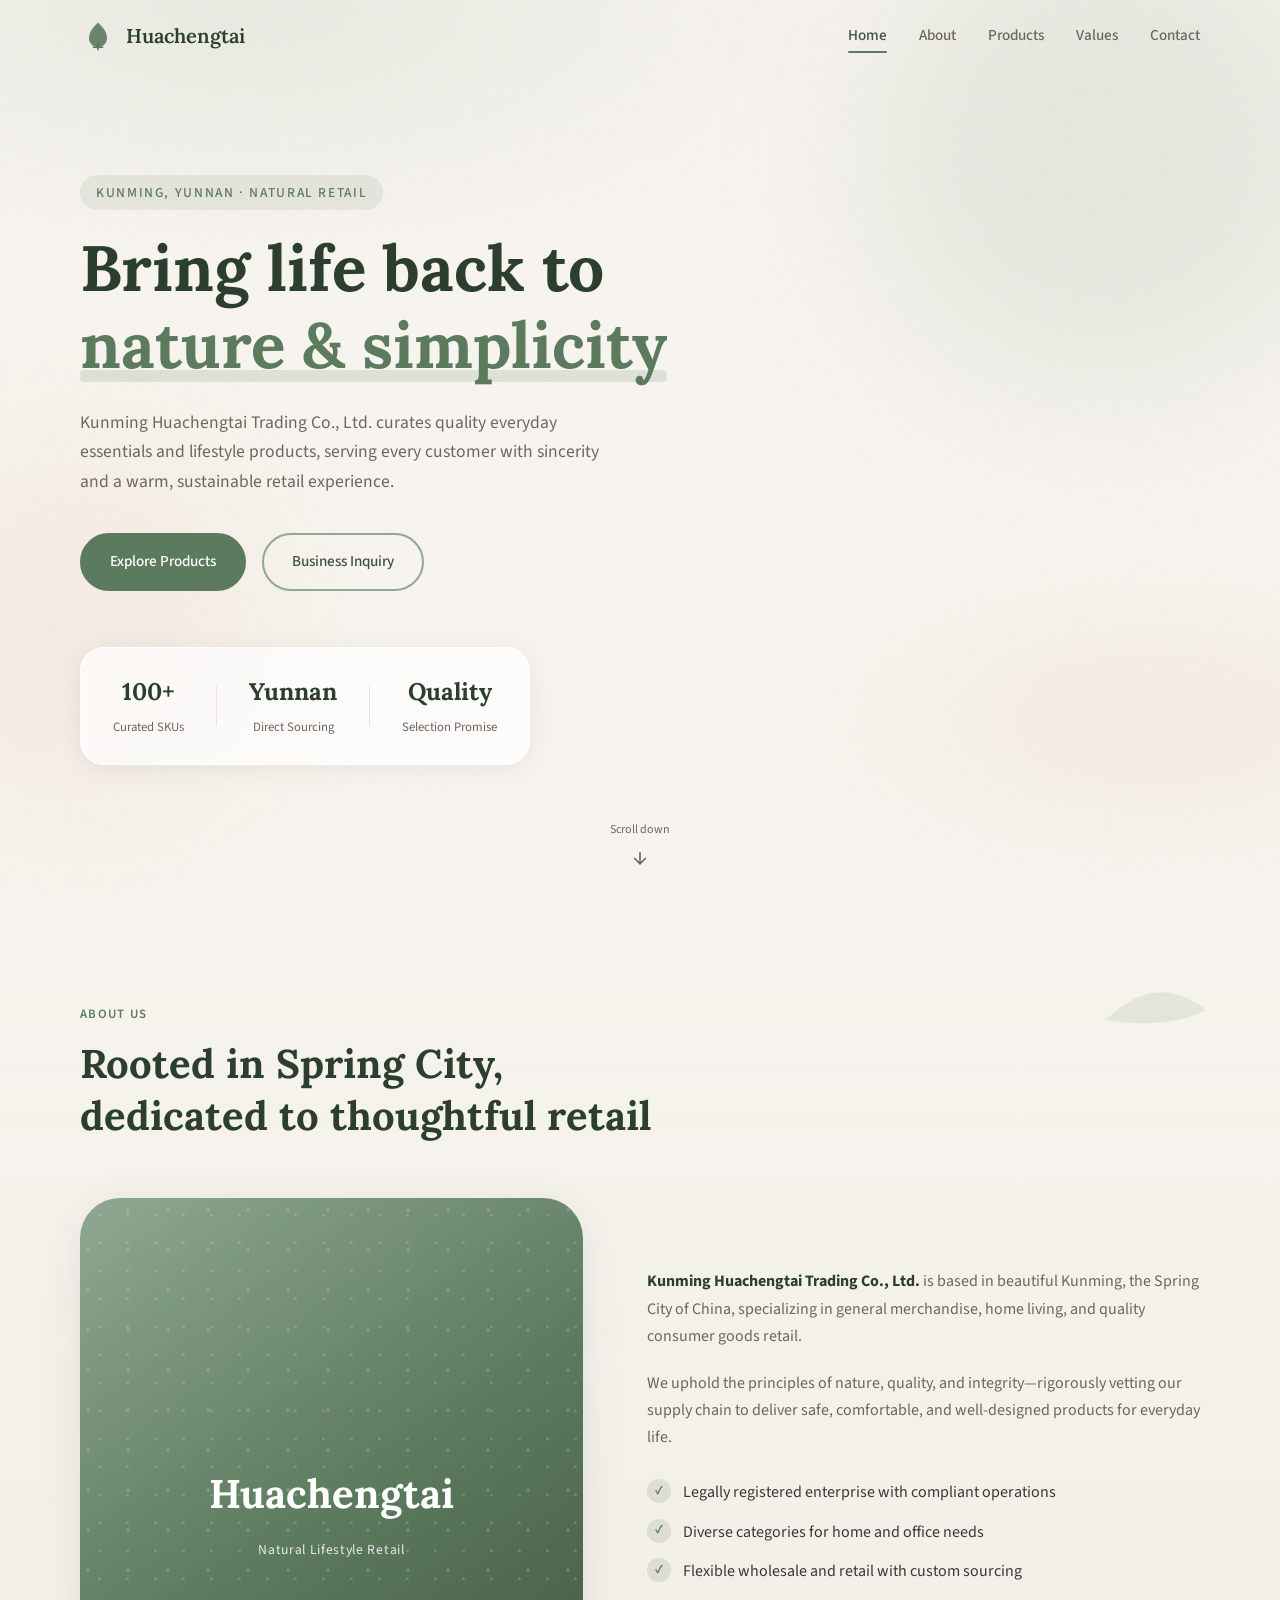
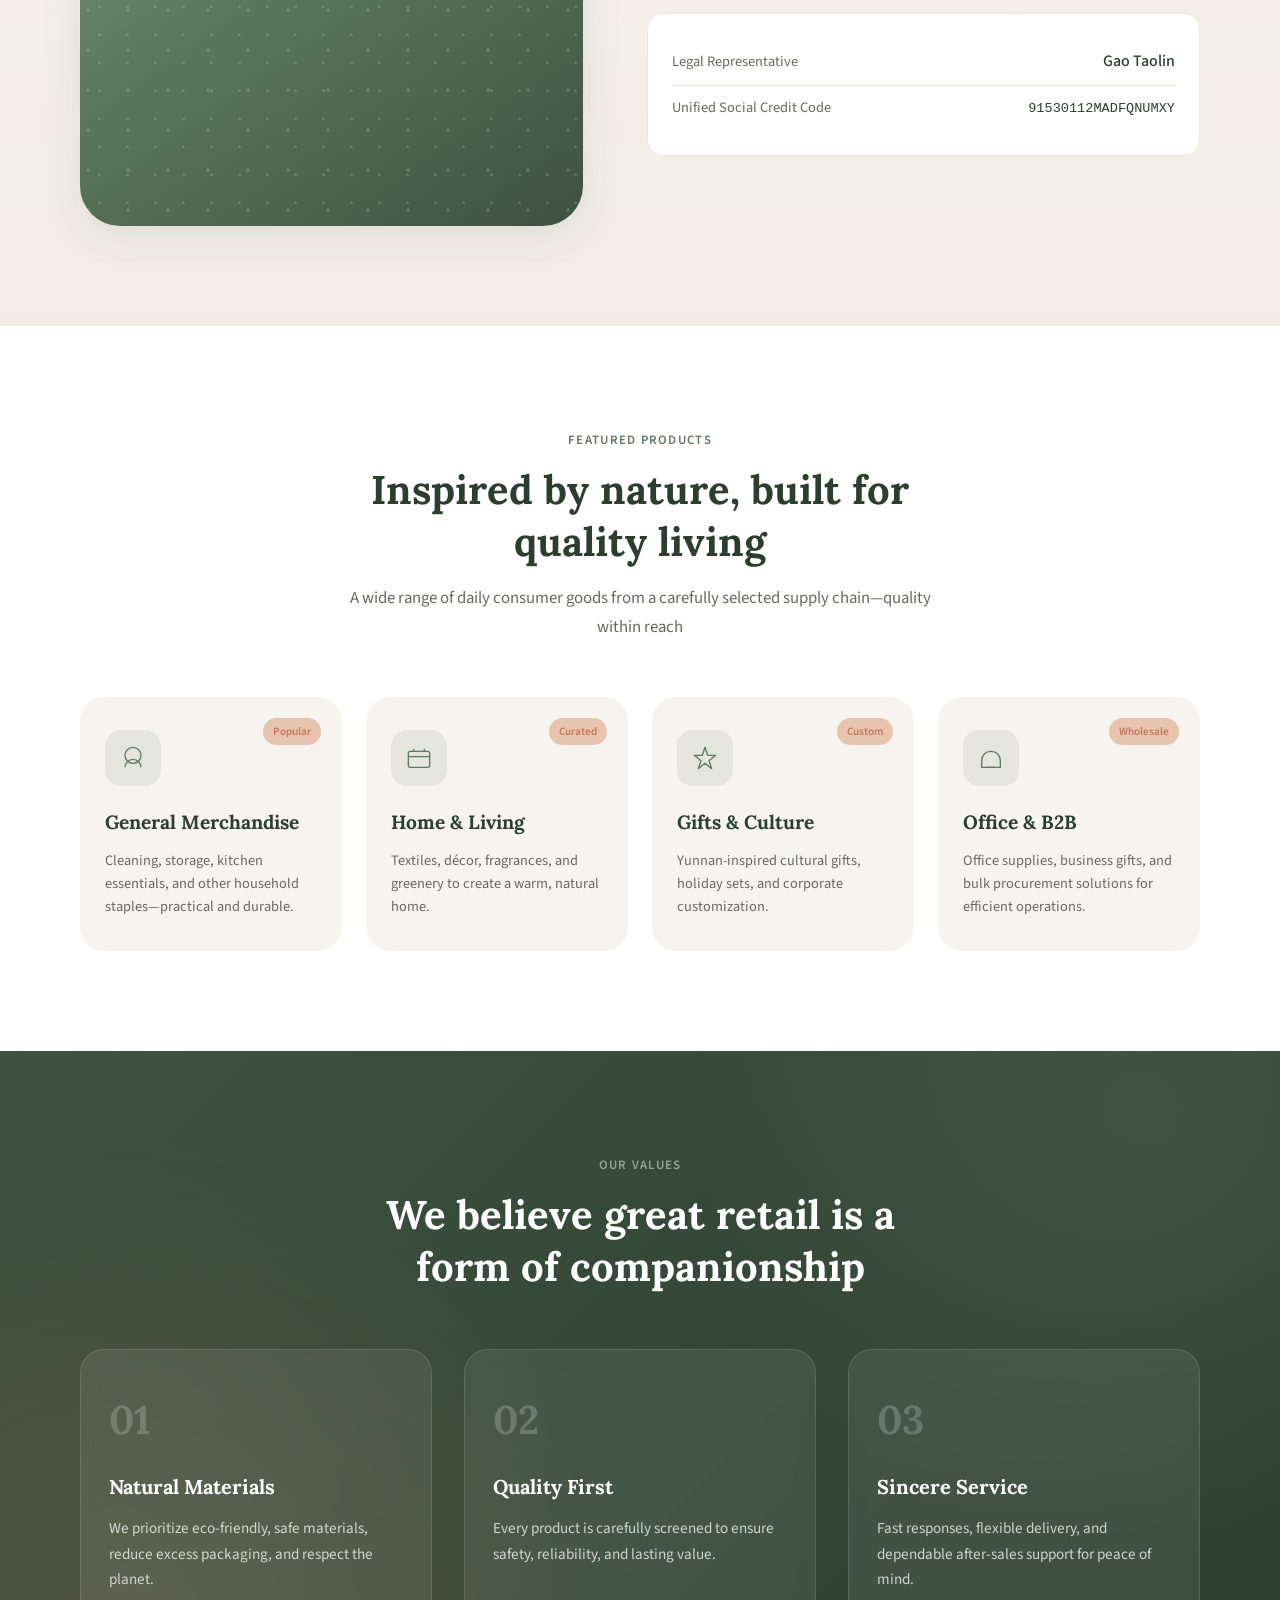
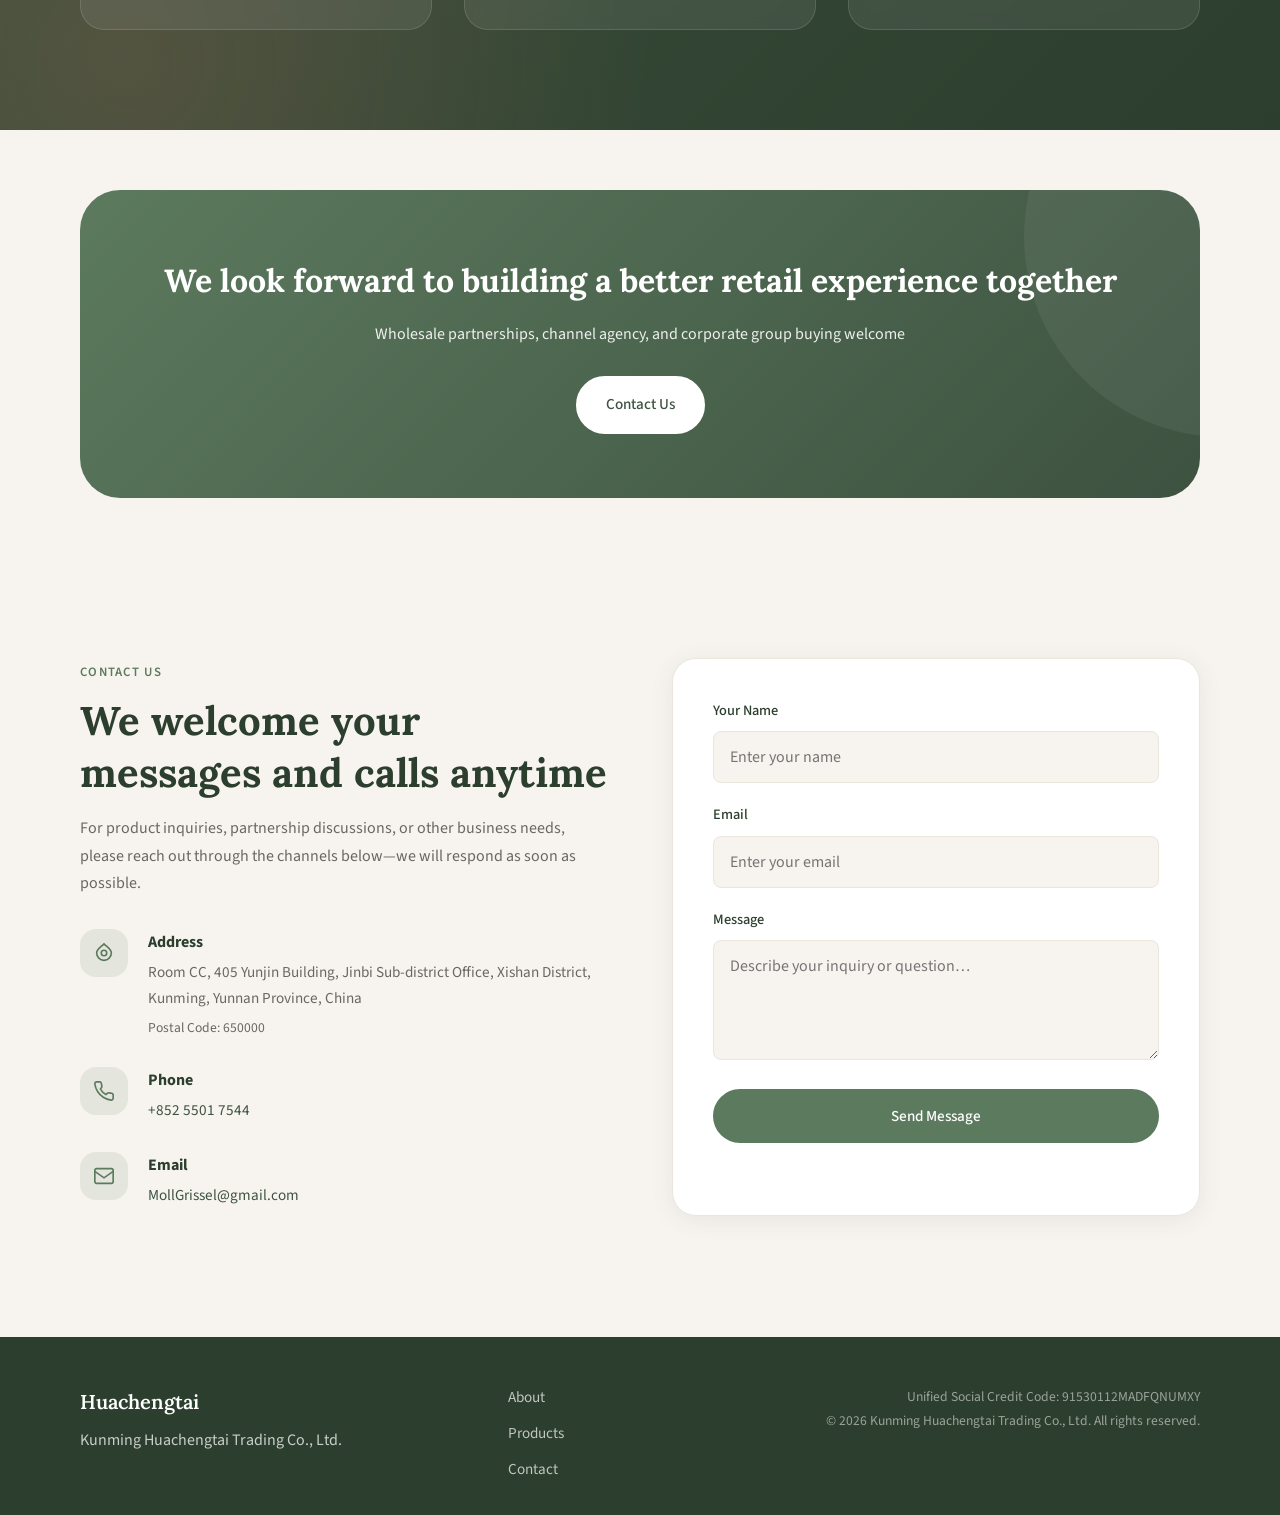
<file: index.html>
<!DOCTYPE html>
<html lang="en">
<head>
  <meta charset="UTF-8">
  <meta name="viewport" content="width=device-width, initial-scale=1.0">
  <meta name="description" content="Kunming Huachengtai Trading Co., Ltd. — Curated retail and lifestyle products inspired by nature from Yunnan.">
  <title>Kunming Huachengtai Trading Co., Ltd. | Natural Lifestyle Retail</title>
  <link rel="preconnect" href="https://fonts.googleapis.com">
  <link rel="preconnect" href="https://fonts.gstatic.com" crossorigin>
  <link href="https://fonts.googleapis.com/css2?family=Lora:ital,wght@0,400;0,600;0,700;1,400&family=Source+Sans+3:wght@300;400;500;600&display=swap" rel="stylesheet">
  <link rel="stylesheet" href="styles.css">
</head>
<body>
  <div class="page-bg" aria-hidden="true"></div>
  <header class="header" id="header">
    <div class="container header-inner">
      <a href="#home" class="logo">
        <span class="logo-icon" aria-hidden="true">
          <svg viewBox="0 0 32 32" fill="none"><path d="M16 4C12 8 8 12 8 18c0 4.4 3.6 8 8 8s8-3.6 8-8c0-6-4-10-8-14z" fill="currentColor" opacity=".9"/><path d="M16 22v6M12 26h8" stroke="currentColor" stroke-width="1.5" stroke-linecap="round"/></svg>
        </span>
        <span class="logo-text">Huachengtai</span>
      </a>
      <nav class="nav" id="nav">
        <a href="#home" class="nav-link active">Home</a>
        <a href="#about" class="nav-link">About</a>
        <a href="#products" class="nav-link">Products</a>
        <a href="#values" class="nav-link">Values</a>
        <a href="#contact" class="nav-link">Contact</a>
      </nav>
      <button class="menu-toggle" id="menuToggle" aria-label="Open menu" aria-expanded="false">
        <span></span><span></span><span></span>
      </button>
    </div>
  </header>

  <main>
    <section class="hero" id="home">
      <div class="hero-blob hero-blob-1" aria-hidden="true"></div>
      <div class="hero-blob hero-blob-2" aria-hidden="true"></div>
      <div class="container hero-content">
        <p class="hero-tag reveal">Kunming, Yunnan · Natural Retail</p>
        <h1 class="hero-title reveal">
          Bring life back to<br><em>nature & simplicity</em>
        </h1>
        <p class="hero-desc reveal">
          Kunming Huachengtai Trading Co., Ltd. curates quality everyday essentials and lifestyle products,
          serving every customer with sincerity and a warm, sustainable retail experience.
        </p>
        <div class="hero-actions reveal">
          <a href="#products" class="btn btn-primary">Explore Products</a>
          <a href="#contact" class="btn btn-outline">Business Inquiry</a>
        </div>
        <div class="hero-stats reveal">
          <div class="stat">
            <span class="stat-num">100+</span>
            <span class="stat-label">Curated SKUs</span>
          </div>
          <div class="stat-divider"></div>
          <div class="stat">
            <span class="stat-num">Yunnan</span>
            <span class="stat-label">Direct Sourcing</span>
          </div>
          <div class="stat-divider"></div>
          <div class="stat">
            <span class="stat-num">Quality</span>
            <span class="stat-label">Selection Promise</span>
          </div>
        </div>
      </div>
      <div class="hero-scroll" aria-hidden="true">
        <span>Scroll down</span>
        <svg viewBox="0 0 24 24" fill="none" stroke="currentColor" stroke-width="2"><path d="M12 5v14M5 12l7 7 7-7"/></svg>
      </div>
    </section>

    <section class="section about" id="about">
      <div class="section-leaf" aria-hidden="true">
        <svg viewBox="0 0 120 80"><path d="M10 60 Q60 10 110 50 Q70 70 10 60" fill="currentColor"/></svg>
      </div>
      <div class="container">
        <div class="section-header reveal">
          <span class="section-label">About Us</span>
          <h2 class="section-title">Rooted in Spring City,<br>dedicated to thoughtful retail</h2>
        </div>
        <div class="about-grid">
          <div class="about-image reveal">
            <div class="about-image-frame">
              <div class="about-image-inner">
                <div class="about-pattern"></div>
                <div class="about-badge">
                  <span>Huachengtai</span>
                  <small>Natural Lifestyle Retail</small>
                </div>
              </div>
            </div>
          </div>
          <div class="about-text reveal">
            <p>
              <strong>Kunming Huachengtai Trading Co., Ltd.</strong> is based in beautiful Kunming,
              the Spring City of China, specializing in general merchandise, home living, and quality consumer goods retail.
            </p>
            <p>
              We uphold the principles of nature, quality, and integrity—rigorously vetting our supply chain
              to deliver safe, comfortable, and well-designed products for everyday life.
            </p>
            <ul class="about-list">
              <li>
                <span class="about-list-icon">✓</span>
                Legally registered enterprise with compliant operations
              </li>
              <li>
                <span class="about-list-icon">✓</span>
                Diverse categories for home and office needs
              </li>
              <li>
                <span class="about-list-icon">✓</span>
                Flexible wholesale and retail with custom sourcing
              </li>
            </ul>
            <div class="about-info-card">
              <div class="info-row">
                <span class="info-key">Legal Representative</span>
                <span class="info-val">Gao Taolin</span>
              </div>
              <div class="info-row">
                <span class="info-key">Unified Social Credit Code</span>
                <span class="info-val mono">91530112MADFQNUMXY</span>
              </div>
            </div>
          </div>
        </div>
      </div>
    </section>

    <section class="section products" id="products">
      <div class="container">
        <div class="section-header section-header-center reveal">
          <span class="section-label">Featured Products</span>
          <h2 class="section-title">Inspired by nature, built for quality living</h2>
          <p class="section-subtitle">A wide range of daily consumer goods from a carefully selected supply chain—quality within reach</p>
        </div>
        <div class="products-grid">
          <article class="product-card reveal">
            <div class="product-icon">
              <svg viewBox="0 0 48 48" fill="none"><circle cx="24" cy="20" r="12" stroke="currentColor" stroke-width="2"/><path d="M12 38c0-6.6 5.4-12 12-12s12 5.4 12 12" stroke="currentColor" stroke-width="2"/></svg>
            </div>
            <h3>General Merchandise</h3>
            <p>Cleaning, storage, kitchen essentials, and other household staples—practical and durable.</p>
            <span class="product-tag">Popular</span>
          </article>
          <article class="product-card reveal">
            <div class="product-icon">
              <svg viewBox="0 0 48 48" fill="none"><rect x="8" y="14" width="32" height="24" rx="3" stroke="currentColor" stroke-width="2"/><path d="M8 22h32M16 14V10M32 14V10" stroke="currentColor" stroke-width="2"/></svg>
            </div>
            <h3>Home & Living</h3>
            <p>Textiles, décor, fragrances, and greenery to create a warm, natural home.</p>
            <span class="product-tag">Curated</span>
          </article>
          <article class="product-card reveal">
            <div class="product-icon">
              <svg viewBox="0 0 48 48" fill="none"><path d="M24 8l4 12h12l-10 8 4 12-10-8-10 8 4-12-10-8h12z" stroke="currentColor" stroke-width="2" stroke-linejoin="round"/></svg>
            </div>
            <h3>Gifts & Culture</h3>
            <p>Yunnan-inspired cultural gifts, holiday sets, and corporate customization.</p>
            <span class="product-tag">Custom</span>
          </article>
          <article class="product-card reveal">
            <div class="product-icon">
              <svg viewBox="0 0 48 48" fill="none"><path d="M10 28c0-8 6-14 14-14s14 6 14 14v10H10V28z" stroke="currentColor" stroke-width="2"/><path d="M18 38h12" stroke="currentColor" stroke-width="2"/></svg>
            </div>
            <h3>Office & B2B</h3>
            <p>Office supplies, business gifts, and bulk procurement solutions for efficient operations.</p>
            <span class="product-tag">Wholesale</span>
          </article>
        </div>
      </div>
    </section>

    <section class="section values" id="values">
      <div class="values-bg" aria-hidden="true"></div>
      <div class="container">
        <div class="section-header section-header-center reveal">
          <span class="section-label">Our Values</span>
          <h2 class="section-title">We believe great retail is a form of companionship</h2>
        </div>
        <div class="values-grid">
          <div class="value-item reveal">
            <div class="value-num">01</div>
            <h3>Natural Materials</h3>
            <p>We prioritize eco-friendly, safe materials, reduce excess packaging, and respect the planet.</p>
          </div>
          <div class="value-item reveal">
            <div class="value-num">02</div>
            <h3>Quality First</h3>
            <p>Every product is carefully screened to ensure safety, reliability, and lasting value.</p>
          </div>
          <div class="value-item reveal">
            <div class="value-num">03</div>
            <h3>Sincere Service</h3>
            <p>Fast responses, flexible delivery, and dependable after-sales support for peace of mind.</p>
          </div>
        </div>
      </div>
    </section>

    <section class="section cta">
      <div class="container">
        <div class="cta-card reveal">
          <h2>We look forward to building a better retail experience together</h2>
          <p>Wholesale partnerships, channel agency, and corporate group buying welcome</p>
          <a href="#contact" class="btn btn-primary btn-light">Contact Us</a>
        </div>
      </div>
    </section>

    <section class="section contact" id="contact">
      <div class="container">
        <div class="contact-grid">
          <div class="contact-info reveal">
            <span class="section-label">Contact Us</span>
            <h2 class="section-title">We welcome your messages and calls anytime</h2>
            <p class="contact-intro">
              For product inquiries, partnership discussions, or other business needs, please reach out through the channels below—we will respond as soon as possible.
            </p>
            <ul class="contact-list">
              <li>
                <span class="contact-icon" aria-hidden="true">
                  <svg viewBox="0 0 24 24" fill="none" stroke="currentColor" stroke-width="1.8"><path d="M12 2C8 6 4 8 4 12a8 8 0 1016 0c0-4-4-6-8-10z"/><circle cx="12" cy="12" r="3"/></svg>
                </span>
                <div>
                  <strong>Address</strong>
                  <p>Room CC, 405 Yunjin Building, Jinbi Sub-district Office, Xishan District, Kunming, Yunnan Province, China</p>
                  <p class="contact-meta">Postal Code: 650000</p>
                </div>
              </li>
              <li>
                <span class="contact-icon" aria-hidden="true">
                  <svg viewBox="0 0 24 24" fill="none" stroke="currentColor" stroke-width="1.8"><path d="M22 16.9v3a2 2 0 01-2.2 2 19.8 19.8 0 01-8.6-3.1 19.5 19.5 0 01-6-6A19.8 19.8 0 012 4.2 2 2 0 014.1 2h3a2 2 0 012 1.7c.1.9.3 1.8.5 2.7a2 2 0 01-.5 2.1L8.1 9.9a16 16 0 006 6l1.4-1.4a2 2 0 012.1-.5c.9.2 1.8.4 2.7.5A2 2 0 0122 16.9z"/></svg>
                </span>
                <div>
                  <strong>Phone</strong>
                  <p><a href="tel:+85255017544">+852 5501 7544</a></p>
                </div>
              </li>
              <li>
                <span class="contact-icon" aria-hidden="true">
                  <svg viewBox="0 0 24 24" fill="none" stroke="currentColor" stroke-width="1.8"><rect x="2" y="4" width="20" height="16" rx="2"/><path d="M2 7l10 7 10-7"/></svg>
                </span>
                <div>
                  <strong>Email</strong>
                  <p><a href="mailto:MollGrissel@gmail.com">MollGrissel@gmail.com</a></p>
                </div>
              </li>
            </ul>
          </div>
          <form class="contact-form reveal" id="contactForm">
            <div class="form-group">
              <label for="name">Your Name</label>
              <input type="text" id="name" name="name" placeholder="Enter your name" required>
            </div>
            <div class="form-group">
              <label for="email">Email</label>
              <input type="email" id="email" name="email" placeholder="Enter your email" required>
            </div>
            <div class="form-group">
              <label for="message">Message</label>
              <textarea id="message" name="message" rows="4" placeholder="Describe your inquiry or question…" required></textarea>
            </div>
            <button type="submit" class="btn btn-primary btn-full">Send Message</button>
            <p class="form-note" id="formNote"></p>
          </form>
        </div>
      </div>
    </section>
  </main>

  <footer class="footer">
    <div class="container footer-inner">
      <div class="footer-brand">
        <span class="logo-text">Huachengtai</span>
        <p>Kunming Huachengtai Trading Co., Ltd.</p>
      </div>
      <div class="footer-links">
        <a href="#about">About</a>
        <a href="#products">Products</a>
        <a href="#contact">Contact</a>
      </div>
      <div class="footer-legal">
        <p>Unified Social Credit Code: 91530112MADFQNUMXY</p>
        <p>© <span id="year"></span> Kunming Huachengtai Trading Co., Ltd. All rights reserved.</p>
      </div>
    </div>
  </footer>

  <script src="script.js"></script>
</body>
</html>
</file>
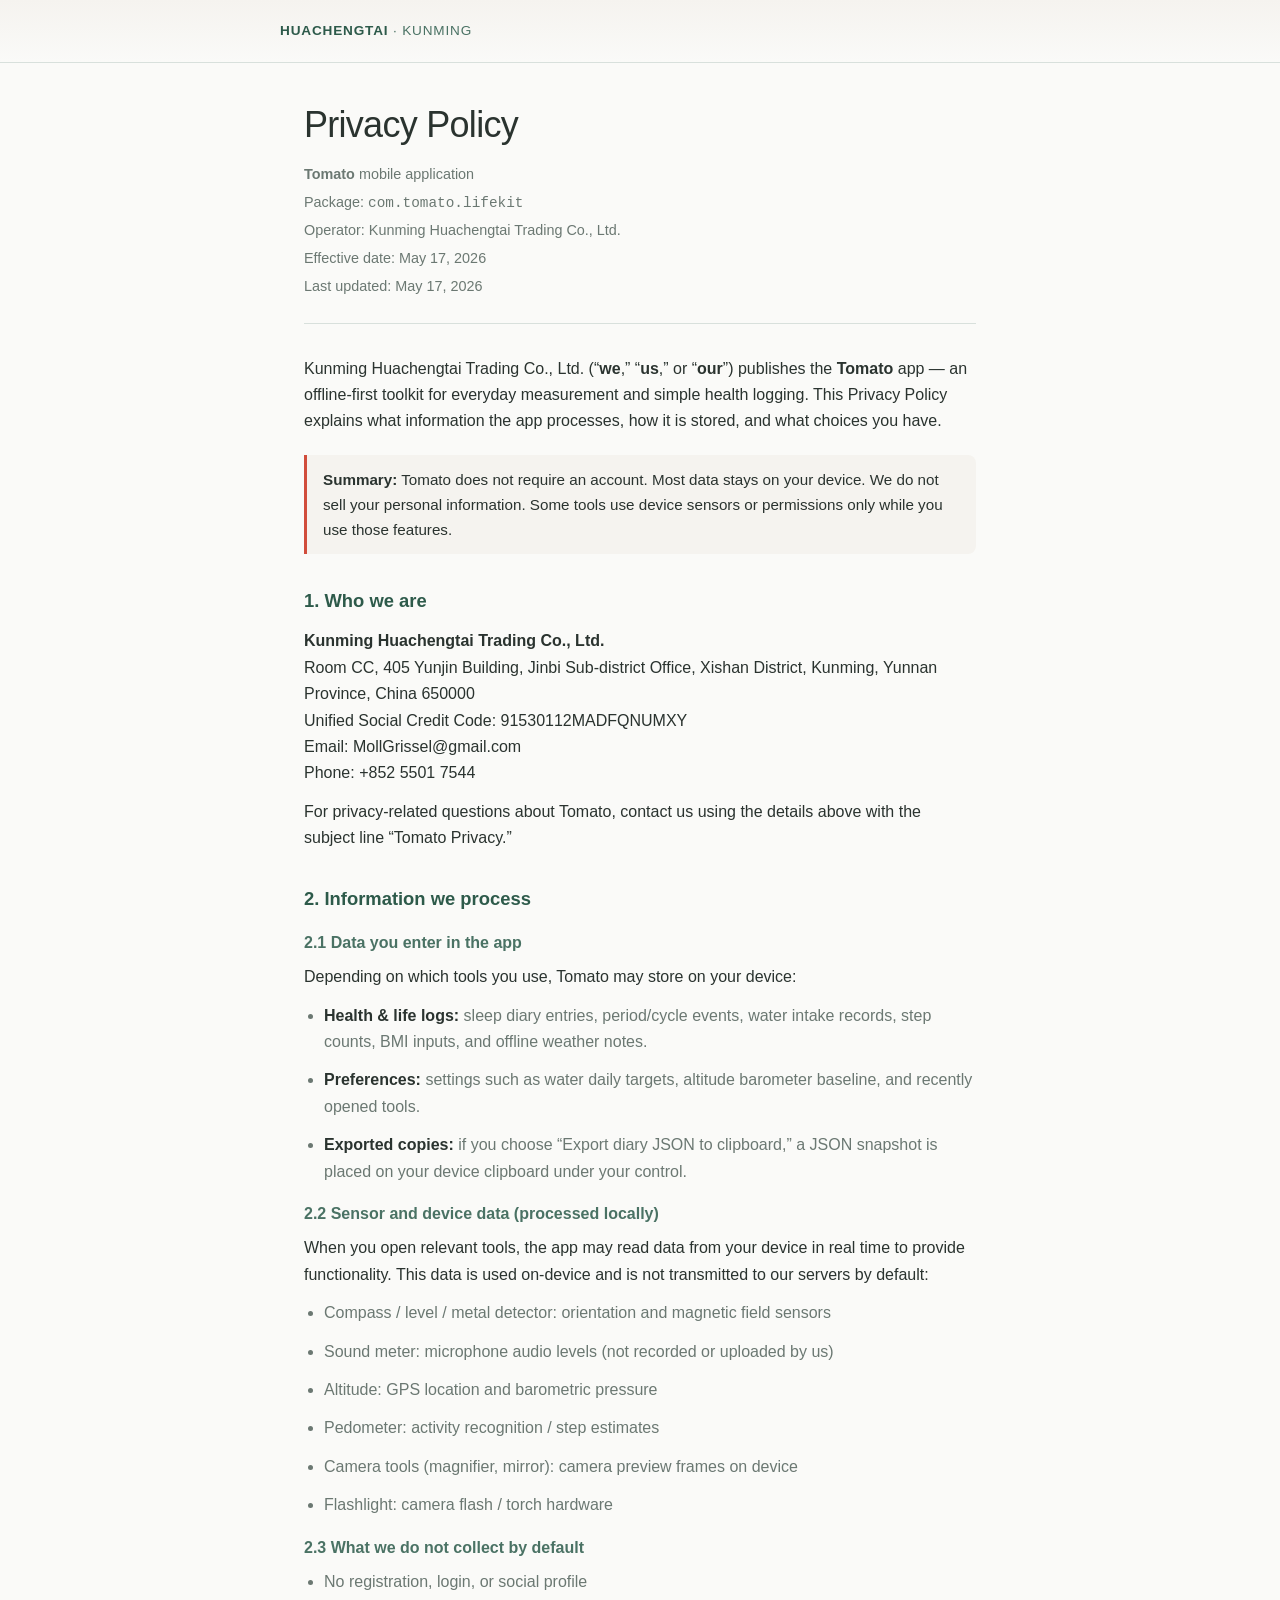
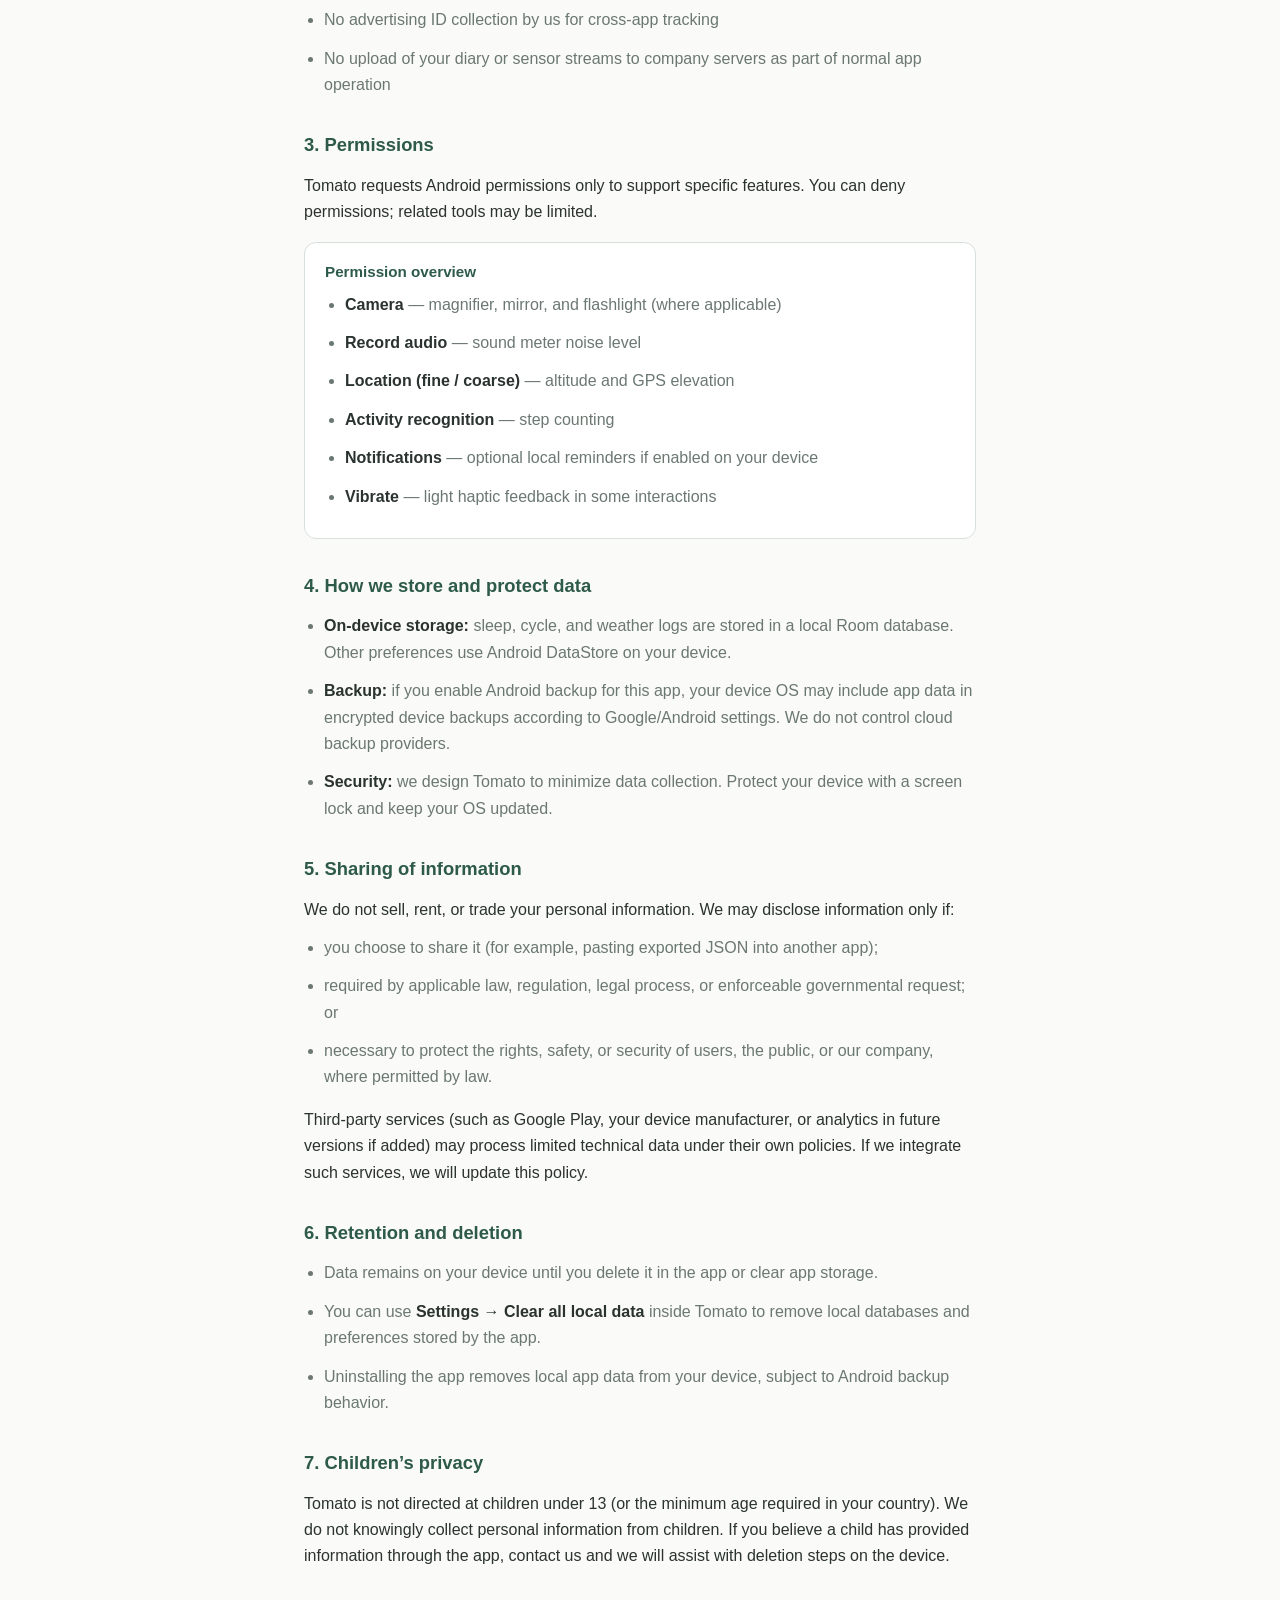
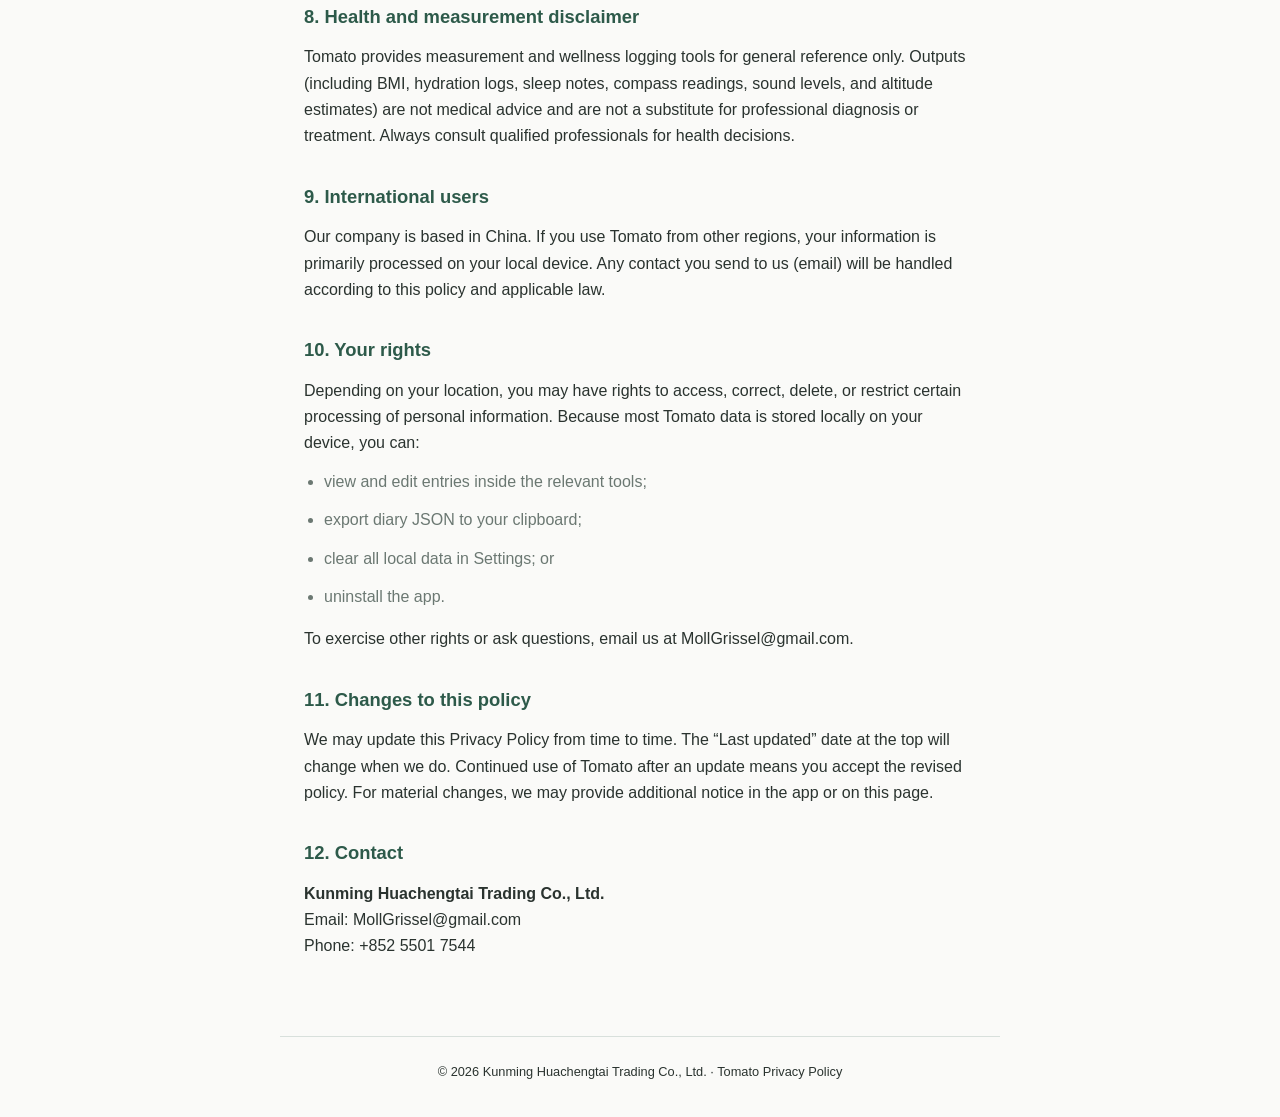
<file: privacy-policy.html>
<!DOCTYPE html>
<html lang="en">
<head>
  <meta charset="UTF-8" />
  <meta name="viewport" content="width=device-width, initial-scale=1, viewport-fit=cover" />
  <meta name="description" content="Privacy Policy for Tomato — offline field tools and life logging app by Kunming Huachengtai Trading Co., Ltd." />
  <title>Privacy Policy | Tomato App — Huachengtai</title>
  <style>
    :root {
      --ink: #2d5a4a;
      --ink-soft: #4a7264;
      --cream: #fafaf8;
      --paper: #f5f3ef;
      --line: #d8e0dc;
      --text: #2a332f;
      --muted: #6b7872;
      --accent: #d14d3c;
      --max: 720px;
    }
    * { box-sizing: border-box; margin: 0; padding: 0; }
    html { scroll-behavior: smooth; }
    body {
      font-family: -apple-system, BlinkMacSystemFont, "Segoe UI", Roboto, "Helvetica Neue", Arial, sans-serif;
      background: var(--cream);
      color: var(--text);
      line-height: 1.65;
      font-size: 16px;
    }
    header {
      background: linear-gradient(180deg, var(--paper) 0%, var(--cream) 100%);
      border-bottom: 1px solid var(--line);
      padding: 1.25rem 1.5rem;
    }
    .header-inner {
      max-width: var(--max);
      margin: 0 auto;
      display: flex;
      flex-wrap: wrap;
      align-items: center;
      justify-content: space-between;
      gap: 0.75rem;
    }
    .brand {
      font-size: 0.85rem;
      letter-spacing: 0.06em;
      text-transform: uppercase;
      color: var(--ink-soft);
    }
    .brand strong { color: var(--ink); font-weight: 600; }
    main {
      max-width: var(--max);
      margin: 0 auto;
      padding: 2rem 1.5rem 4rem;
    }
    h1 {
      font-size: clamp(1.75rem, 5vw, 2.25rem);
      font-weight: 300;
      letter-spacing: -0.02em;
      color: var(--text);
      margin-bottom: 0.5rem;
    }
    .meta {
      font-size: 0.9rem;
      color: var(--muted);
      margin-bottom: 2rem;
      padding-bottom: 1.5rem;
      border-bottom: 1px solid var(--line);
    }
    .meta span { display: block; margin-top: 0.25rem; }
    h2 {
      font-size: 1.15rem;
      font-weight: 600;
      color: var(--ink);
      margin: 2rem 0 0.75rem;
    }
    p, li { margin-bottom: 0.75rem; color: var(--text); }
    ul { padding-left: 1.25rem; margin-bottom: 1rem; }
    li { color: var(--muted); }
    li strong { color: var(--text); }
    a { color: var(--ink); }
    .card {
      background: #fff;
      border: 1px solid var(--line);
      border-radius: 12px;
      padding: 1rem 1.25rem;
      margin: 1rem 0;
    }
    .card h3 {
      font-size: 0.95rem;
      color: var(--ink);
      margin-bottom: 0.5rem;
    }
    .notice {
      border-left: 3px solid var(--accent);
      padding: 0.75rem 1rem;
      background: var(--paper);
      border-radius: 0 8px 8px 0;
      margin: 1.25rem 0;
      font-size: 0.95rem;
    }
    footer {
      max-width: var(--max);
      margin: 0 auto;
      padding: 1.5rem;
      border-top: 1px solid var(--line);
      font-size: 0.8rem;
      color: var(--muted);
      text-align: center;
    }
    footer a { color: var(--ink-soft); }
    @media (prefers-color-scheme: dark) {
      :root {
        --cream: #1a211e;
        --paper: #242c28;
        --line: #3a4540;
        --text: #e8ede9;
        --muted: #9aa8a1;
        --ink: #7ab39a;
        --ink-soft: #9cc4b0;
      }
      .card { background: var(--paper); }
    }
  </style>
</head>
<body>
  <header>
    <div class="header-inner">
      <span class="brand"><strong>Huachengtai</strong> · Kunming</span>
    </div>
  </header>

  <main>
    <h1>Privacy Policy</h1>
    <p class="meta">
      <strong>Tomato</strong> mobile application<br />
      <span>Package: <code>com.tomato.lifekit</code></span>
      <span>Operator: Kunming Huachengtai Trading Co., Ltd.</span>
      <span>Effective date: May 17, 2026</span>
      <span>Last updated: May 17, 2026</span>
    </p>

    <p>
      Kunming Huachengtai Trading Co., Ltd. (“<strong>we</strong>,” “<strong>us</strong>,” or “<strong>our</strong>”)
      publishes the <strong>Tomato</strong> app — an offline-first toolkit for everyday measurement and simple
      health logging. This Privacy Policy explains what information the app processes, how it is stored,
      and what choices you have.
    </p>

    <div class="notice">
      <strong>Summary:</strong> Tomato does not require an account. Most data stays on your device.
      We do not sell your personal information. Some tools use device sensors or permissions only
      while you use those features.
    </div>

    <h2>1. Who we are</h2>
    <p>
      <strong>Kunming Huachengtai Trading Co., Ltd.</strong><br />
      Room CC, 405 Yunjin Building, Jinbi Sub-district Office, Xishan District, Kunming, Yunnan Province, China 650000<br />
      Unified Social Credit Code: 91530112MADFQNUMXY<br />
      Email: MollGrissel@gmail.com<br />
      Phone: +852 5501 7544
    </p>
    <p>
      For privacy-related questions about Tomato, contact us using the details above with the subject line
      “Tomato Privacy.”
    </p>

    <h2>2. Information we process</h2>

    <h3 style="font-size:1rem;color:var(--ink-soft);margin:1rem 0 0.5rem;">2.1 Data you enter in the app</h3>
    <p>Depending on which tools you use, Tomato may store on your device:</p>
    <ul>
      <li><strong>Health & life logs:</strong> sleep diary entries, period/cycle events, water intake records, step counts, BMI inputs, and offline weather notes.</li>
      <li><strong>Preferences:</strong> settings such as water daily targets, altitude barometer baseline, and recently opened tools.</li>
      <li><strong>Exported copies:</strong> if you choose “Export diary JSON to clipboard,” a JSON snapshot is placed on your device clipboard under your control.</li>
    </ul>

    <h3 style="font-size:1rem;color:var(--ink-soft);margin:1rem 0 0.5rem;">2.2 Sensor and device data (processed locally)</h3>
    <p>When you open relevant tools, the app may read data from your device in real time to provide functionality. This data is used on-device and is not transmitted to our servers by default:</p>
    <ul>
      <li>Compass / level / metal detector: orientation and magnetic field sensors</li>
      <li>Sound meter: microphone audio levels (not recorded or uploaded by us)</li>
      <li>Altitude: GPS location and barometric pressure</li>
      <li>Pedometer: activity recognition / step estimates</li>
      <li>Camera tools (magnifier, mirror): camera preview frames on device</li>
      <li>Flashlight: camera flash / torch hardware</li>
    </ul>

    <h3 style="font-size:1rem;color:var(--ink-soft);margin:1rem 0 0.5rem;">2.3 What we do not collect by default</h3>
    <ul>
      <li>No registration, login, or social profile</li>
      <li>No advertising ID collection by us for cross-app tracking</li>
      <li>No upload of your diary or sensor streams to company servers as part of normal app operation</li>
    </ul>

    <h2>3. Permissions</h2>
    <p>Tomato requests Android permissions only to support specific features. You can deny permissions; related tools may be limited.</p>
    <div class="card">
      <h3>Permission overview</h3>
      <ul style="margin-bottom:0">
        <li><strong>Camera</strong> — magnifier, mirror, and flashlight (where applicable)</li>
        <li><strong>Record audio</strong> — sound meter noise level</li>
        <li><strong>Location (fine / coarse)</strong> — altitude and GPS elevation</li>
        <li><strong>Activity recognition</strong> — step counting</li>
        <li><strong>Notifications</strong> — optional local reminders if enabled on your device</li>
        <li><strong>Vibrate</strong> — light haptic feedback in some interactions</li>
      </ul>
    </div>

    <h2>4. How we store and protect data</h2>
    <ul>
      <li><strong>On-device storage:</strong> sleep, cycle, and weather logs are stored in a local Room database. Other preferences use Android DataStore on your device.</li>
      <li><strong>Backup:</strong> if you enable Android backup for this app, your device OS may include app data in encrypted device backups according to Google/Android settings. We do not control cloud backup providers.</li>
      <li><strong>Security:</strong> we design Tomato to minimize data collection. Protect your device with a screen lock and keep your OS updated.</li>
    </ul>

    <h2>5. Sharing of information</h2>
    <p>We do not sell, rent, or trade your personal information. We may disclose information only if:</p>
    <ul>
      <li>you choose to share it (for example, pasting exported JSON into another app);</li>
      <li>required by applicable law, regulation, legal process, or enforceable governmental request; or</li>
      <li>necessary to protect the rights, safety, or security of users, the public, or our company, where permitted by law.</li>
    </ul>
    <p>
      Third-party services (such as Google Play, your device manufacturer, or analytics in future versions if added)
      may process limited technical data under their own policies. If we integrate such services, we will update this policy.
    </p>

    <h2>6. Retention and deletion</h2>
    <ul>
      <li>Data remains on your device until you delete it in the app or clear app storage.</li>
      <li>You can use <strong>Settings → Clear all local data</strong> inside Tomato to remove local databases and preferences stored by the app.</li>
      <li>Uninstalling the app removes local app data from your device, subject to Android backup behavior.</li>
    </ul>

    <h2>7. Children’s privacy</h2>
    <p>
      Tomato is not directed at children under 13 (or the minimum age required in your country). We do not knowingly
      collect personal information from children. If you believe a child has provided information through the app,
      contact us and we will assist with deletion steps on the device.
    </p>

    <h2>8. Health and measurement disclaimer</h2>
    <p>
      Tomato provides measurement and wellness logging tools for general reference only. Outputs (including BMI,
      hydration logs, sleep notes, compass readings, sound levels, and altitude estimates) are not medical advice
      and are not a substitute for professional diagnosis or treatment. Always consult qualified professionals for health decisions.
    </p>

    <h2>9. International users</h2>
    <p>
      Our company is based in China. If you use Tomato from other regions, your information is primarily processed
      on your local device. Any contact you send to us (email) will be handled according to this policy and applicable law.
    </p>

    <h2>10. Your rights</h2>
    <p>Depending on your location, you may have rights to access, correct, delete, or restrict certain processing of personal information. Because most Tomato data is stored locally on your device, you can:</p>
    <ul>
      <li>view and edit entries inside the relevant tools;</li>
      <li>export diary JSON to your clipboard;</li>
      <li>clear all local data in Settings; or</li>
      <li>uninstall the app.</li>
    </ul>
    <p>To exercise other rights or ask questions, email us at MollGrissel@gmail.com.</p>

    <h2>11. Changes to this policy</h2>
    <p>
      We may update this Privacy Policy from time to time. The “Last updated” date at the top will change when we do.
      Continued use of Tomato after an update means you accept the revised policy. For material changes, we may
      provide additional notice in the app or on this page.
    </p>

    <h2>12. Contact</h2>
    <p>
      <strong>Kunming Huachengtai Trading Co., Ltd.</strong><br />
      Email: MollGrissel@gmail.com<br />
      Phone: +852 5501 7544
    </p>
  </main>

  <footer>
    <p>© <span id="y"></span> Kunming Huachengtai Trading Co., Ltd. · Tomato Privacy Policy</p>
  </footer>
  <script>document.getElementById('y').textContent = new Date().getFullYear();</script>
</body>
</html>
</file>
<file: styles.css>
/* ===== Design tokens ===== */
:root {
  --color-cream: #f7f4ef;
  --color-cream-dark: #ebe6dc;
  --color-sage: #5c7a5e;
  --color-sage-light: #8fa892;
  --color-sage-dark: #3d5240;
  --color-forest: #2c3e2d;
  --color-terracotta: #c4785a;
  --color-terracotta-soft: #e8c4b0;
  --color-text: #3a3835;
  --color-text-muted: #6b6760;
  --color-white: #ffffff;
  --font-serif: 'Lora', Georgia, serif;
  --font-sans: 'Source Sans 3', system-ui, sans-serif;
  --radius-sm: 8px;
  --radius-md: 16px;
  --radius-lg: 24px;
  --radius-xl: 40px;
  --shadow-soft: 0 4px 24px rgba(44, 62, 45, 0.08);
  --shadow-card: 0 8px 40px rgba(44, 62, 45, 0.1);
  --transition: 0.35s cubic-bezier(0.4, 0, 0.2, 1);
  --header-height: 72px;
}

*, *::before, *::after {
  box-sizing: border-box;
  margin: 0;
  padding: 0;
}

html {
  scroll-behavior: smooth;
  scroll-padding-top: var(--header-height);
}

body {
  font-family: var(--font-sans);
  font-size: 16px;
  line-height: 1.7;
  color: var(--color-text);
  background: var(--color-cream);
  overflow-x: hidden;
  -webkit-font-smoothing: antialiased;
}

img, svg {
  display: block;
  max-width: 100%;
}

a {
  color: var(--color-sage-dark);
  text-decoration: none;
  transition: color var(--transition);
}

a:hover {
  color: var(--color-terracotta);
}

.container {
  width: min(1120px, 92vw);
  margin-inline: auto;
}

/* ===== Background texture ===== */
.page-bg {
  position: fixed;
  inset: 0;
  z-index: -1;
  background:
    radial-gradient(ellipse 80% 50% at 20% 0%, rgba(143, 168, 146, 0.15), transparent 60%),
    radial-gradient(ellipse 60% 40% at 90% 80%, rgba(196, 120, 90, 0.08), transparent 50%),
    var(--color-cream);
  pointer-events: none;
}

.page-bg::after {
  content: '';
  position: absolute;
  inset: 0;
  opacity: 0.4;
  background-image: url("data:image/svg+xml,%3Csvg viewBox='0 0 200 200' xmlns='http://www.w3.org/2000/svg'%3E%3Cfilter id='n'%3E%3CfeTurbulence type='fractalNoise' baseFrequency='0.9' numOctaves='4' stitchTiles='stitch'/%3E%3C/filter%3E%3Crect width='100%25' height='100%25' filter='url(%23n)' opacity='0.04'/%3E%3C/svg%3E");
}

/* ===== Header ===== */
.header {
  position: fixed;
  top: 0;
  left: 0;
  right: 0;
  z-index: 100;
  height: var(--header-height);
  transition: background var(--transition), box-shadow var(--transition);
}

.header.scrolled {
  background: rgba(247, 244, 239, 0.92);
  backdrop-filter: blur(12px);
  box-shadow: var(--shadow-soft);
}

.header-inner {
  display: flex;
  align-items: center;
  justify-content: space-between;
  height: 100%;
}

.logo {
  display: flex;
  align-items: center;
  gap: 10px;
  color: var(--color-forest);
  font-family: var(--font-serif);
  font-weight: 600;
  font-size: 1.25rem;
}

.logo-icon {
  width: 36px;
  height: 36px;
  color: var(--color-sage);
}

.nav {
  display: flex;
  gap: 32px;
}

.nav-link {
  font-size: 0.95rem;
  font-weight: 500;
  color: var(--color-text-muted);
  position: relative;
}

.nav-link::after {
  content: '';
  position: absolute;
  bottom: -4px;
  left: 0;
  width: 0;
  height: 2px;
  background: var(--color-sage);
  border-radius: 1px;
  transition: width var(--transition);
}

.nav-link:hover,
.nav-link.active {
  color: var(--color-sage-dark);
}

.nav-link:hover::after,
.nav-link.active::after {
  width: 100%;
}

.menu-toggle {
  display: none;
  flex-direction: column;
  gap: 5px;
  background: none;
  border: none;
  cursor: pointer;
  padding: 8px;
}

.menu-toggle span {
  display: block;
  width: 24px;
  height: 2px;
  background: var(--color-forest);
  border-radius: 2px;
  transition: var(--transition);
}

.menu-toggle.open span:nth-child(1) {
  transform: translateY(7px) rotate(45deg);
}

.menu-toggle.open span:nth-child(2) {
  opacity: 0;
}

.menu-toggle.open span:nth-child(3) {
  transform: translateY(-7px) rotate(-45deg);
}

/* ===== Buttons ===== */
.btn {
  display: inline-flex;
  align-items: center;
  justify-content: center;
  padding: 14px 28px;
  font-family: var(--font-sans);
  font-size: 0.95rem;
  font-weight: 500;
  border-radius: 100px;
  border: 2px solid transparent;
  cursor: pointer;
  transition: all var(--transition);
}

.btn-primary {
  background: var(--color-sage);
  color: var(--color-white);
  border-color: var(--color-sage);
}

.btn-primary:hover {
  background: var(--color-sage-dark);
  border-color: var(--color-sage-dark);
  color: var(--color-white);
  transform: translateY(-2px);
  box-shadow: 0 8px 24px rgba(92, 122, 94, 0.35);
}

.btn-outline {
  background: transparent;
  color: var(--color-sage-dark);
  border-color: var(--color-sage-light);
}

.btn-outline:hover {
  background: var(--color-sage);
  color: var(--color-white);
  border-color: var(--color-sage);
  transform: translateY(-2px);
}

.btn-light {
  background: var(--color-white);
  color: var(--color-sage-dark);
  border-color: var(--color-white);
}

.btn-light:hover {
  background: var(--color-cream);
  color: var(--color-forest);
}

.btn-full {
  width: 100%;
}

/* ===== Hero ===== */
.hero {
  position: relative;
  min-height: 100vh;
  display: flex;
  align-items: center;
  padding: calc(var(--header-height) + 48px) 0 80px;
  overflow: hidden;
}

.hero-blob {
  position: absolute;
  border-radius: 50%;
  filter: blur(80px);
  opacity: 0.5;
  animation: float 12s ease-in-out infinite;
}

.hero-blob-1 {
  width: 480px;
  height: 480px;
  background: rgba(143, 168, 146, 0.35);
  top: -10%;
  right: -5%;
}

.hero-blob-2 {
  width: 360px;
  height: 360px;
  background: rgba(232, 196, 176, 0.4);
  bottom: 10%;
  left: -8%;
  animation-delay: -4s;
}

@keyframes float {
  0%, 100% { transform: translate(0, 0) scale(1); }
  50% { transform: translate(20px, -20px) scale(1.05); }
}

.hero-content {
  position: relative;
  z-index: 1;
}

.hero-tag {
  display: inline-block;
  font-size: 0.85rem;
  font-weight: 500;
  letter-spacing: 0.12em;
  text-transform: uppercase;
  color: var(--color-sage);
  margin-bottom: 20px;
  padding: 6px 16px;
  background: rgba(92, 122, 94, 0.1);
  border-radius: 100px;
}

.hero-title {
  font-family: var(--font-serif);
  font-size: clamp(2.5rem, 6vw, 4rem);
  font-weight: 700;
  line-height: 1.2;
  color: var(--color-forest);
  margin-bottom: 24px;
}

.hero-title em {
  font-style: normal;
  color: var(--color-sage);
  position: relative;
}

.hero-title em::after {
  content: '';
  position: absolute;
  left: 0;
  bottom: 4px;
  width: 100%;
  height: 12px;
  background: rgba(143, 168, 146, 0.25);
  z-index: -1;
  border-radius: 4px;
}

.hero-desc {
  font-size: 1.1rem;
  color: var(--color-text-muted);
  max-width: 540px;
  margin-bottom: 36px;
}

.hero-actions {
  display: flex;
  flex-wrap: wrap;
  gap: 16px;
  margin-bottom: 56px;
}

.hero-stats {
  display: flex;
  align-items: center;
  gap: 32px;
  padding: 24px 32px;
  background: rgba(255, 255, 255, 0.7);
  backdrop-filter: blur(8px);
  border-radius: var(--radius-lg);
  border: 1px solid rgba(255, 255, 255, 0.8);
  box-shadow: var(--shadow-soft);
  width: fit-content;
}

.stat {
  text-align: center;
}

.stat-num {
  display: block;
  font-family: var(--font-serif);
  font-size: 1.5rem;
  font-weight: 700;
  color: var(--color-forest);
}

.stat-label {
  font-size: 0.8rem;
  color: var(--color-text-muted);
}

.stat-divider {
  width: 1px;
  height: 40px;
  background: var(--color-cream-dark);
}

.hero-scroll {
  position: absolute;
  bottom: 32px;
  left: 50%;
  transform: translateX(-50%);
  display: flex;
  flex-direction: column;
  align-items: center;
  gap: 8px;
  font-size: 0.75rem;
  color: var(--color-text-muted);
  animation: bounce 2s ease-in-out infinite;
}

.hero-scroll svg {
  width: 20px;
  height: 20px;
}

@keyframes bounce {
  0%, 100% { transform: translateX(-50%) translateY(0); }
  50% { transform: translateX(-50%) translateY(6px); }
}

/* ===== Sections ===== */
.section {
  padding: 100px 0;
  position: relative;
}

.section-label {
  display: inline-block;
  font-size: 0.8rem;
  font-weight: 600;
  letter-spacing: 0.1em;
  text-transform: uppercase;
  color: var(--color-sage);
  margin-bottom: 12px;
}

.section-title {
  font-family: var(--font-serif);
  font-size: clamp(1.75rem, 4vw, 2.5rem);
  font-weight: 700;
  line-height: 1.3;
  color: var(--color-forest);
}

.section-header {
  margin-bottom: 56px;
}

.section-header-center {
  text-align: center;
  max-width: 600px;
  margin-inline: auto;
  margin-bottom: 56px;
}

.section-subtitle {
  margin-top: 16px;
  color: var(--color-text-muted);
  font-size: 1.05rem;
}

/* ===== About ===== */
.about {
  background: linear-gradient(180deg, transparent, rgba(235, 230, 220, 0.5));
}

.section-leaf {
  position: absolute;
  top: 60px;
  right: 5%;
  width: 120px;
  color: rgba(92, 122, 94, 0.12);
  pointer-events: none;
}

.about-grid {
  display: grid;
  grid-template-columns: 1fr 1.1fr;
  gap: 64px;
  align-items: center;
}

.about-image-frame {
  position: relative;
  border-radius: var(--radius-xl);
  overflow: hidden;
  aspect-ratio: 4/5;
  box-shadow: var(--shadow-card);
}

.about-image-inner {
  width: 100%;
  height: 100%;
  background: linear-gradient(145deg, var(--color-sage-light) 0%, var(--color-sage) 50%, var(--color-sage-dark) 100%);
  display: flex;
  align-items: center;
  justify-content: center;
  position: relative;
}

.about-pattern {
  position: absolute;
  inset: 0;
  opacity: 0.15;
  background-image:
    radial-gradient(circle at 20% 30%, white 2px, transparent 2px),
    radial-gradient(circle at 70% 60%, white 1.5px, transparent 1.5px);
  background-size: 40px 40px, 28px 28px;
}

.about-badge {
  position: relative;
  z-index: 1;
  text-align: center;
  color: white;
  padding: 32px;
}

.about-badge span {
  display: block;
  font-family: var(--font-serif);
  font-size: 2.5rem;
  font-weight: 700;
  margin-bottom: 8px;
}

.about-badge small {
  font-size: 0.85rem;
  opacity: 0.85;
  letter-spacing: 0.05em;
}

.about-text p {
  margin-bottom: 20px;
  color: var(--color-text-muted);
}

.about-text strong {
  color: var(--color-forest);
}

.about-list {
  list-style: none;
  margin: 28px 0;
}

.about-list li {
  display: flex;
  align-items: flex-start;
  gap: 12px;
  margin-bottom: 12px;
  color: var(--color-text);
}

.about-list-icon {
  flex-shrink: 0;
  width: 24px;
  height: 24px;
  display: flex;
  align-items: center;
  justify-content: center;
  background: rgba(92, 122, 94, 0.15);
  color: var(--color-sage);
  border-radius: 50%;
  font-size: 0.75rem;
  font-weight: 700;
}

.about-info-card {
  margin-top: 28px;
  padding: 24px;
  background: var(--color-white);
  border-radius: var(--radius-md);
  border: 1px solid var(--color-cream-dark);
}

.info-row {
  display: flex;
  justify-content: space-between;
  align-items: baseline;
  gap: 16px;
  padding: 10px 0;
  border-bottom: 1px solid var(--color-cream-dark);
}

.info-row:last-child {
  border-bottom: none;
}

.info-key {
  font-size: 0.9rem;
  color: var(--color-text-muted);
  flex-shrink: 0;
}

.info-val {
  font-weight: 500;
  color: var(--color-forest);
  text-align: right;
}

.info-val.mono {
  font-family: ui-monospace, monospace;
  font-size: 0.85rem;
}

/* ===== Products ===== */
.products {
  background: var(--color-white);
}

.products-grid {
  display: grid;
  grid-template-columns: repeat(4, 1fr);
  gap: 24px;
}

.product-card {
  position: relative;
  padding: 32px 24px;
  background: var(--color-cream);
  border-radius: var(--radius-lg);
  border: 1px solid transparent;
  transition: all var(--transition);
}

.product-card:hover {
  transform: translateY(-6px);
  box-shadow: var(--shadow-card);
  border-color: rgba(92, 122, 94, 0.2);
  background: var(--color-white);
}

.product-icon {
  width: 56px;
  height: 56px;
  display: flex;
  align-items: center;
  justify-content: center;
  background: rgba(92, 122, 94, 0.12);
  color: var(--color-sage);
  border-radius: var(--radius-md);
  margin-bottom: 20px;
  transition: background var(--transition);
}

.product-card:hover .product-icon {
  background: var(--color-sage);
  color: white;
}

.product-icon svg {
  width: 32px;
  height: 32px;
}

.product-card h3 {
  font-family: var(--font-serif);
  font-size: 1.2rem;
  color: var(--color-forest);
  margin-bottom: 10px;
}

.product-card p {
  font-size: 0.9rem;
  color: var(--color-text-muted);
  line-height: 1.6;
}

.product-tag {
  position: absolute;
  top: 20px;
  right: 20px;
  font-size: 0.7rem;
  font-weight: 600;
  padding: 4px 10px;
  background: var(--color-terracotta-soft);
  color: var(--color-terracotta);
  border-radius: 100px;
}

/* ===== Values ===== */
.values {
  position: relative;
  overflow: hidden;
}

.values-bg {
  position: absolute;
  inset: 0;
  background: linear-gradient(135deg, var(--color-sage-dark) 0%, var(--color-forest) 100%);
  z-index: 0;
}

.values-bg::before {
  content: '';
  position: absolute;
  inset: 0;
  background:
    radial-gradient(circle at 10% 90%, rgba(196, 120, 90, 0.2), transparent 40%),
    radial-gradient(circle at 90% 10%, rgba(143, 168, 146, 0.15), transparent 35%);
}

.values .container {
  position: relative;
  z-index: 1;
}

.values .section-label {
  color: var(--color-sage-light);
}

.values .section-title {
  color: var(--color-white);
}

.values-grid {
  display: grid;
  grid-template-columns: repeat(3, 1fr);
  gap: 32px;
}

.value-item {
  padding: 36px 28px;
  background: rgba(255, 255, 255, 0.08);
  border: 1px solid rgba(255, 255, 255, 0.12);
  border-radius: var(--radius-lg);
  backdrop-filter: blur(8px);
  transition: all var(--transition);
}

.value-item:hover {
  background: rgba(255, 255, 255, 0.14);
  transform: translateY(-4px);
}

.value-num {
  font-family: var(--font-serif);
  font-size: 2.5rem;
  font-weight: 700;
  color: rgba(255, 255, 255, 0.2);
  margin-bottom: 16px;
}

.value-item h3 {
  font-family: var(--font-serif);
  font-size: 1.25rem;
  color: white;
  margin-bottom: 12px;
}

.value-item p {
  font-size: 0.95rem;
  color: rgba(255, 255, 255, 0.75);
  line-height: 1.7;
}

/* ===== CTA ===== */
.cta {
  padding: 60px 0;
}

.cta-card {
  text-align: center;
  padding: 64px 48px;
  background: linear-gradient(135deg, var(--color-sage) 0%, var(--color-sage-dark) 100%);
  border-radius: var(--radius-xl);
  color: white;
  position: relative;
  overflow: hidden;
}

.cta-card::before {
  content: '';
  position: absolute;
  top: -50%;
  right: -20%;
  width: 400px;
  height: 400px;
  background: rgba(255, 255, 255, 0.06);
  border-radius: 50%;
}

.cta-card h2 {
  font-family: var(--font-serif);
  font-size: clamp(1.5rem, 3vw, 2rem);
  margin-bottom: 12px;
  position: relative;
}

.cta-card p {
  opacity: 0.9;
  margin-bottom: 28px;
  position: relative;
}

.cta-card .btn {
  position: relative;
}

/* ===== Contact ===== */
.contact-grid {
  display: grid;
  grid-template-columns: 1fr 1fr;
  gap: 64px;
  align-items: start;
}

.contact-intro {
  color: var(--color-text-muted);
  margin: 16px 0 32px;
}

.contact-list {
  list-style: none;
}

.contact-list li {
  display: flex;
  gap: 20px;
  margin-bottom: 28px;
}

.contact-icon {
  flex-shrink: 0;
  width: 48px;
  height: 48px;
  display: flex;
  align-items: center;
  justify-content: center;
  background: rgba(92, 122, 94, 0.12);
  color: var(--color-sage);
  border-radius: var(--radius-md);
}

.contact-icon svg {
  width: 22px;
  height: 22px;
}

.contact-list strong {
  display: block;
  color: var(--color-forest);
  margin-bottom: 4px;
}

.contact-list p {
  color: var(--color-text-muted);
  font-size: 0.95rem;
}

.contact-meta {
  font-size: 0.85rem !important;
  margin-top: 4px;
}

.contact-form {
  padding: 40px;
  background: var(--color-white);
  border-radius: var(--radius-lg);
  box-shadow: var(--shadow-soft);
  border: 1px solid var(--color-cream-dark);
}

.form-group {
  margin-bottom: 20px;
}

.form-group label {
  display: block;
  font-size: 0.9rem;
  font-weight: 500;
  color: var(--color-forest);
  margin-bottom: 8px;
}

.form-group input,
.form-group textarea {
  width: 100%;
  padding: 14px 16px;
  font-family: var(--font-sans);
  font-size: 1rem;
  color: var(--color-text);
  background: var(--color-cream);
  border: 1px solid var(--color-cream-dark);
  border-radius: var(--radius-sm);
  transition: border-color var(--transition), box-shadow var(--transition);
}

.form-group input:focus,
.form-group textarea:focus {
  outline: none;
  border-color: var(--color-sage-light);
  box-shadow: 0 0 0 3px rgba(92, 122, 94, 0.15);
}

.form-group textarea {
  resize: vertical;
  min-height: 120px;
}

.form-note {
  margin-top: 12px;
  font-size: 0.9rem;
  text-align: center;
  min-height: 1.4em;
}

.form-note.success {
  color: var(--color-sage);
}

/* ===== Footer ===== */
.footer {
  background: var(--color-forest);
  color: rgba(255, 255, 255, 0.75);
  padding: 48px 0 32px;
}

.footer-inner {
  display: grid;
  grid-template-columns: 1.5fr 1fr 1.5fr;
  gap: 32px;
  align-items: start;
}

.footer-brand .logo-text {
  font-family: var(--font-serif);
  font-size: 1.25rem;
  font-weight: 600;
  color: white;
  display: block;
  margin-bottom: 8px;
}

.footer-links {
  display: flex;
  flex-direction: column;
  gap: 10px;
}

.footer-links a {
  color: rgba(255, 255, 255, 0.7);
  font-size: 0.95rem;
}

.footer-links a:hover {
  color: var(--color-sage-light);
}

.footer-legal {
  text-align: right;
  font-size: 0.85rem;
  line-height: 1.8;
}

.footer-legal p {
  opacity: 0.7;
}

/* ===== Reveal animations ===== */
.reveal {
  opacity: 0;
  transform: translateY(28px);
  transition: opacity 0.7s ease, transform 0.7s ease;
}

.reveal.visible {
  opacity: 1;
  transform: translateY(0);
}

/* ===== Responsive ===== */
@media (max-width: 1024px) {
  .products-grid {
    grid-template-columns: repeat(2, 1fr);
  }

  .about-grid {
    grid-template-columns: 1fr;
    gap: 48px;
  }

  .about-image-frame {
    max-width: 400px;
    margin-inline: auto;
  }
}

@media (max-width: 768px) {
  .nav {
    position: fixed;
    top: var(--header-height);
    left: 0;
    right: 0;
    flex-direction: column;
    gap: 0;
    background: rgba(247, 244, 239, 0.98);
    backdrop-filter: blur(12px);
    padding: 16px 24px 24px;
    border-bottom: 1px solid var(--color-cream-dark);
    transform: translateY(-120%);
    opacity: 0;
    visibility: hidden;
    transition: all var(--transition);
  }

  .nav.open {
    transform: translateY(0);
    opacity: 1;
    visibility: visible;
  }

  .nav-link {
    padding: 14px 0;
    border-bottom: 1px solid var(--color-cream-dark);
  }

  .nav-link:last-child {
    border-bottom: none;
  }

  .menu-toggle {
    display: flex;
  }

  .hero-stats {
    flex-direction: column;
    width: 100%;
    gap: 20px;
  }

  .stat-divider {
    width: 60px;
    height: 1px;
  }

  .values-grid {
    grid-template-columns: 1fr;
  }

  .contact-grid {
    grid-template-columns: 1fr;
    gap: 40px;
  }

  .footer-inner {
    grid-template-columns: 1fr;
    text-align: center;
  }

  .footer-legal {
    text-align: center;
  }

  .footer-links {
    align-items: center;
  }

  .section {
    padding: 72px 0;
  }

  .hero-scroll {
    display: none;
  }
}

@media (max-width: 480px) {
  .products-grid {
    grid-template-columns: 1fr;
  }

  .hero-actions {
    flex-direction: column;
  }

  .hero-actions .btn {
    width: 100%;
  }

  .cta-card {
    padding: 40px 24px;
  }

  .contact-form {
    padding: 28px 20px;
  }
}
</file>
